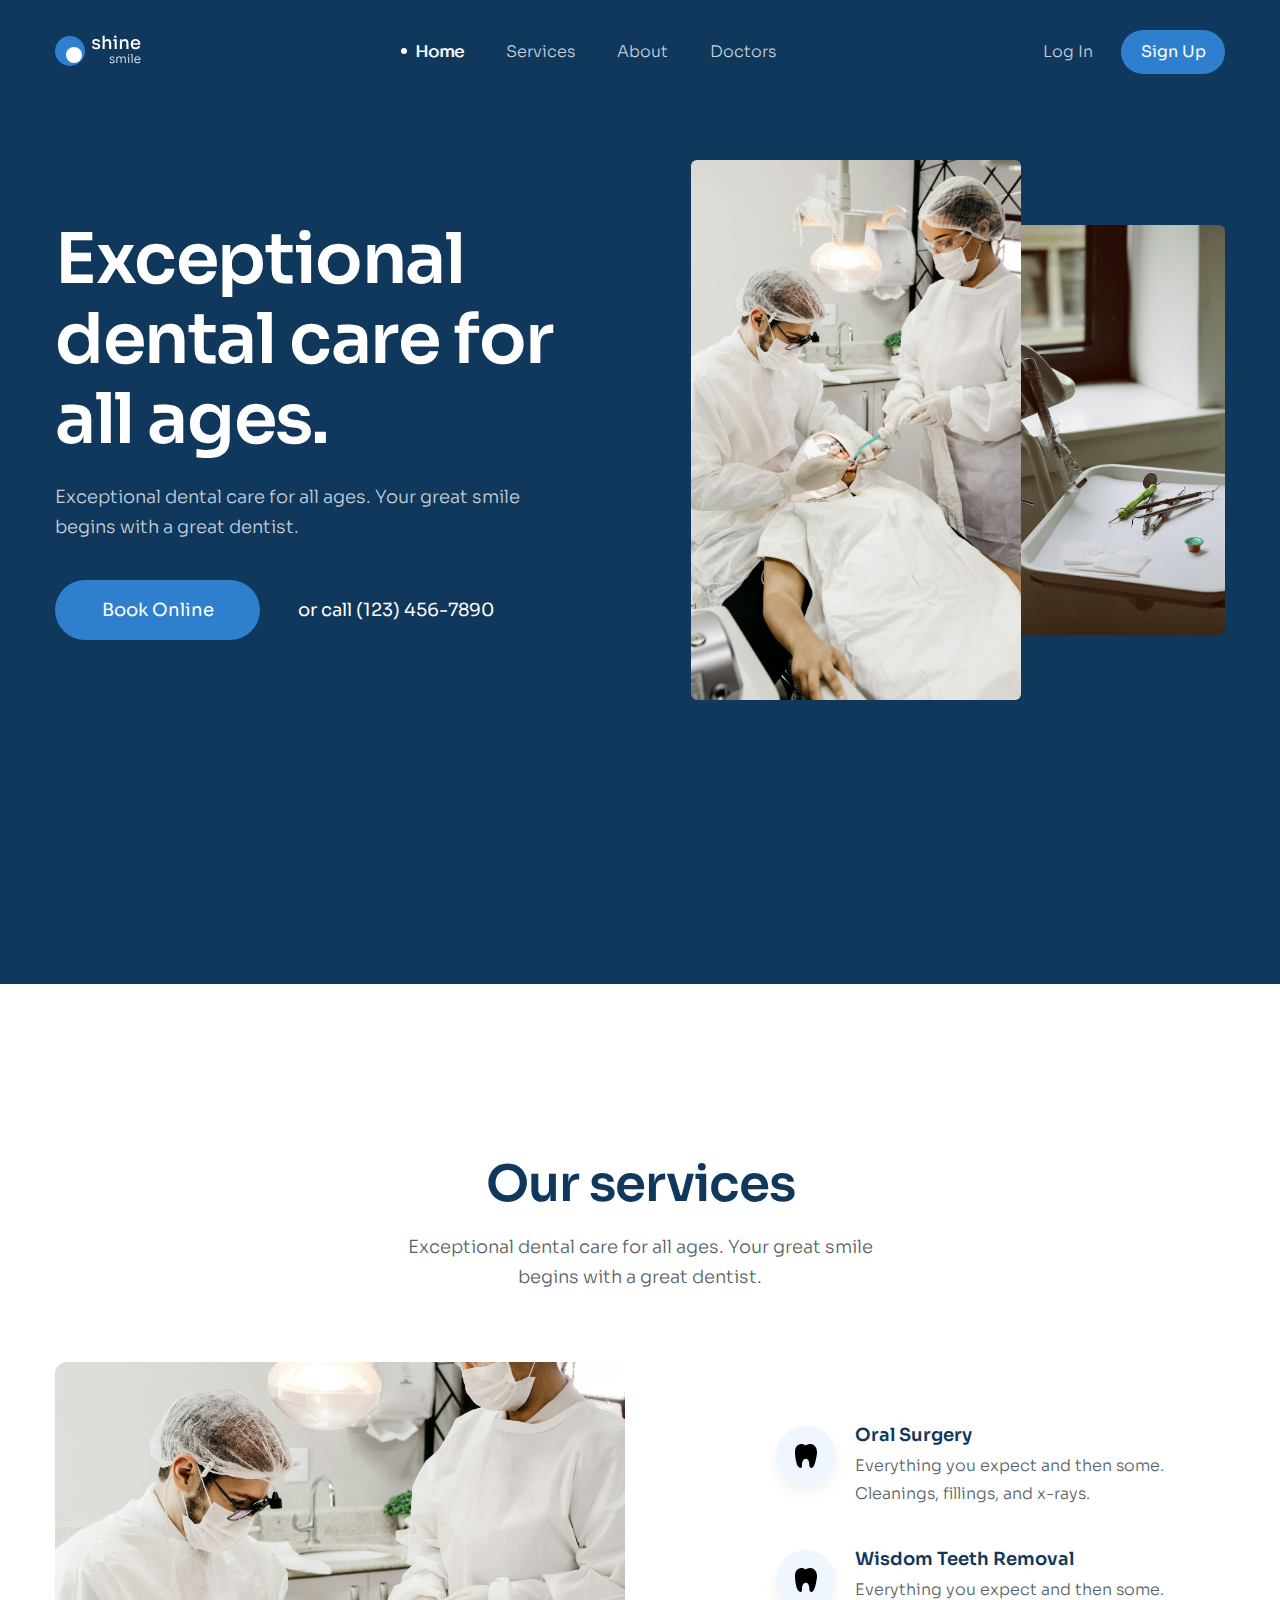
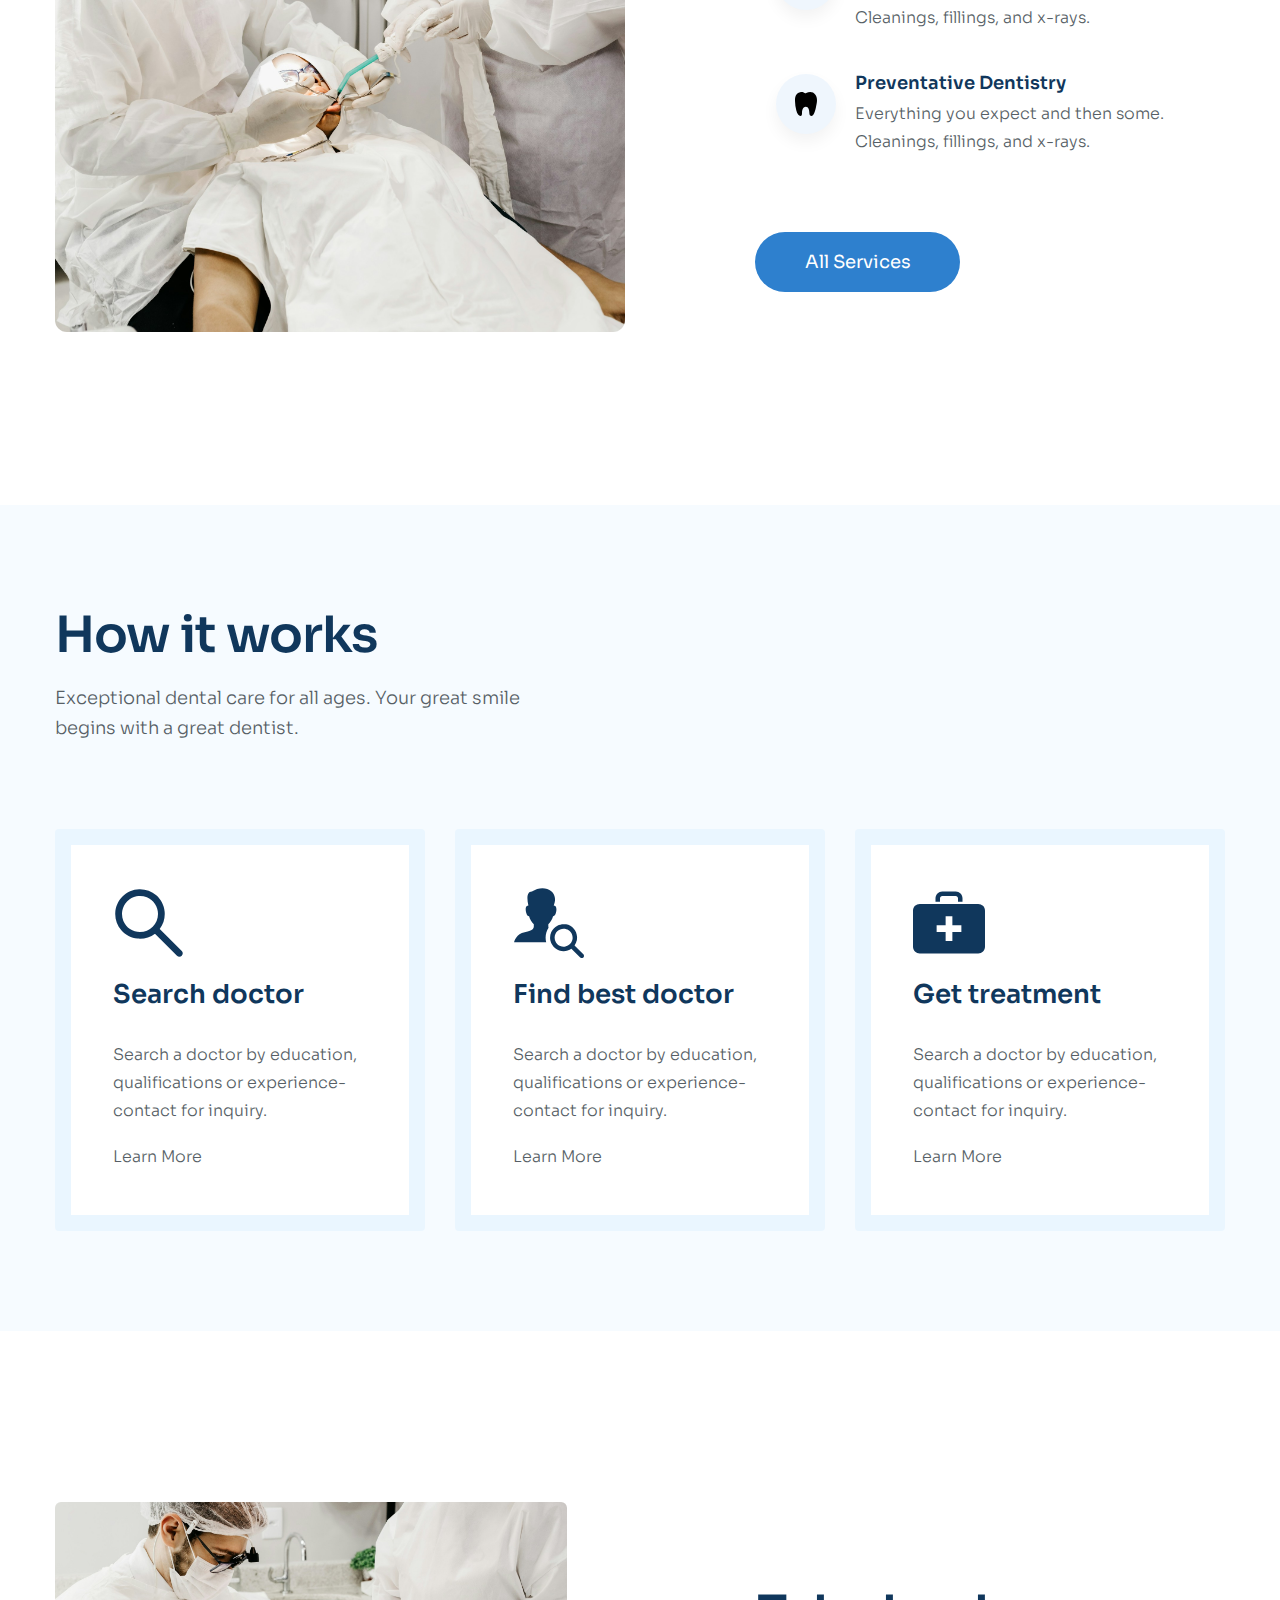
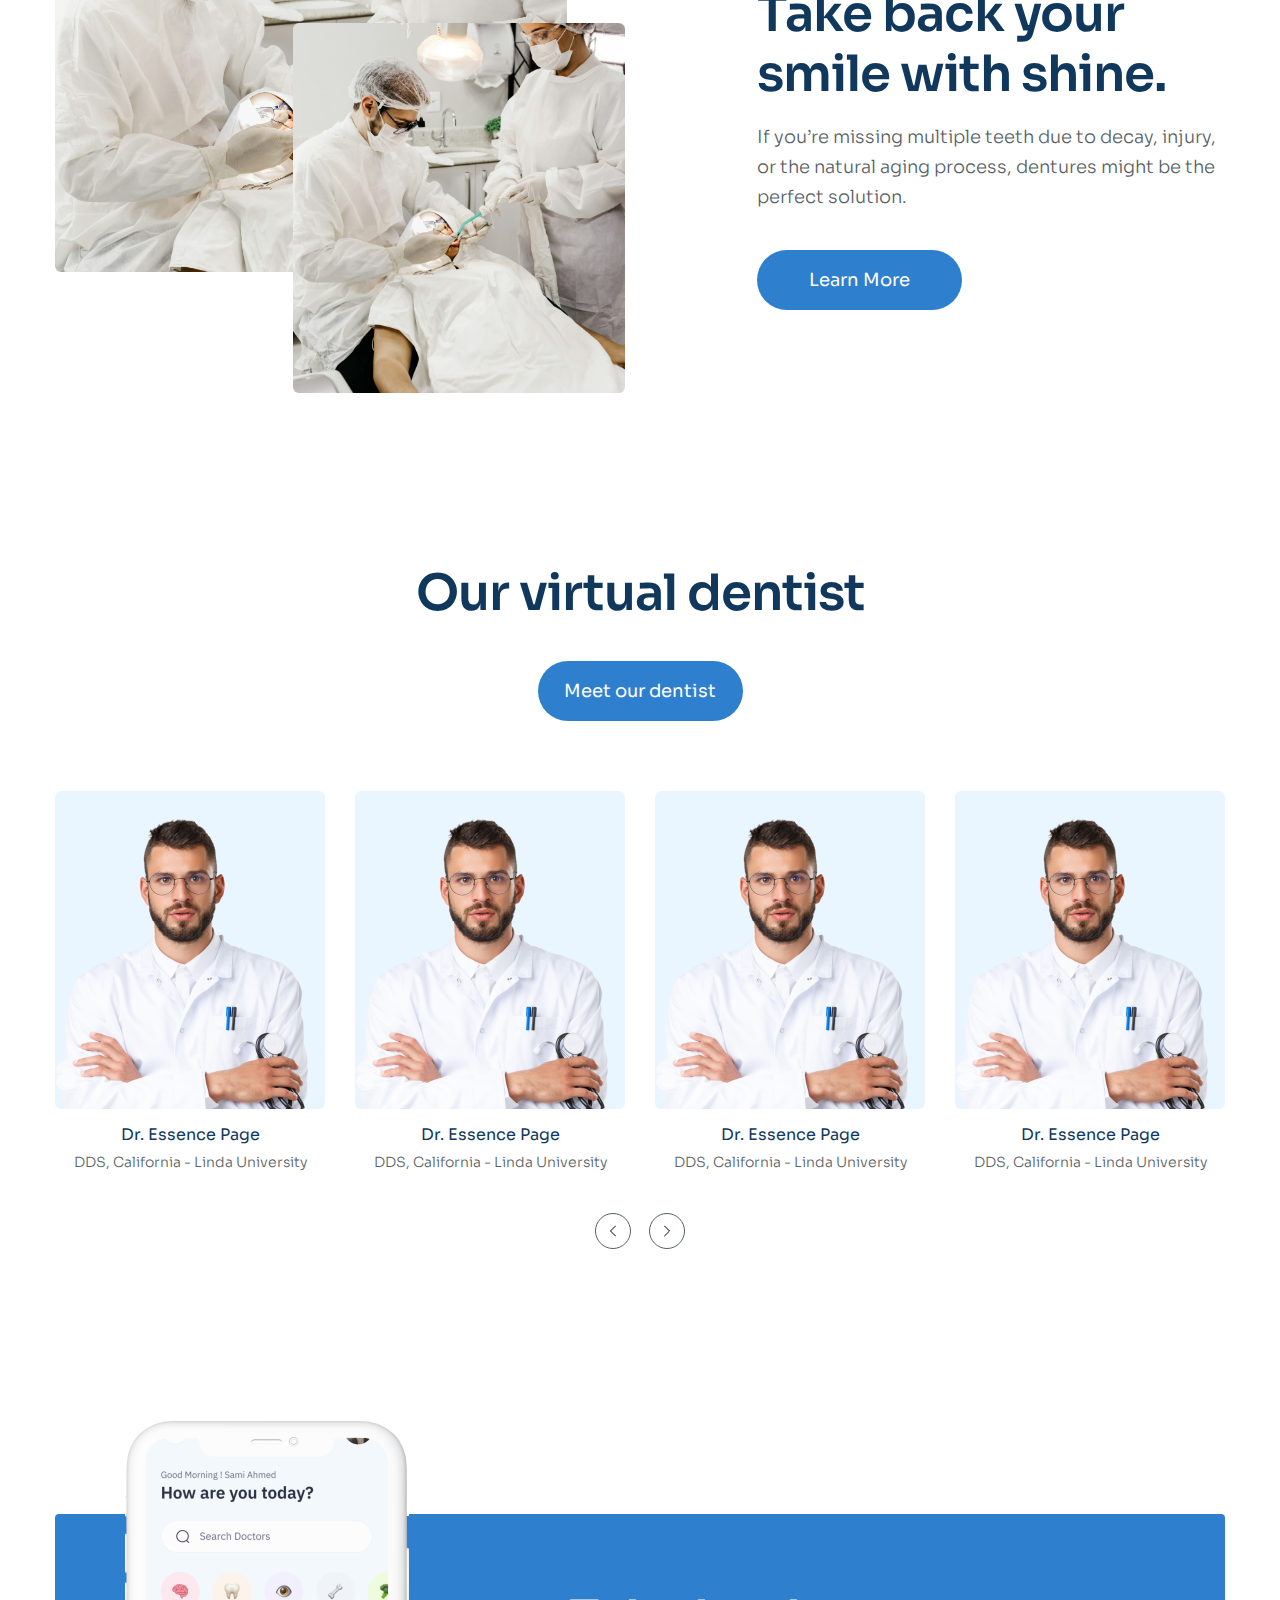
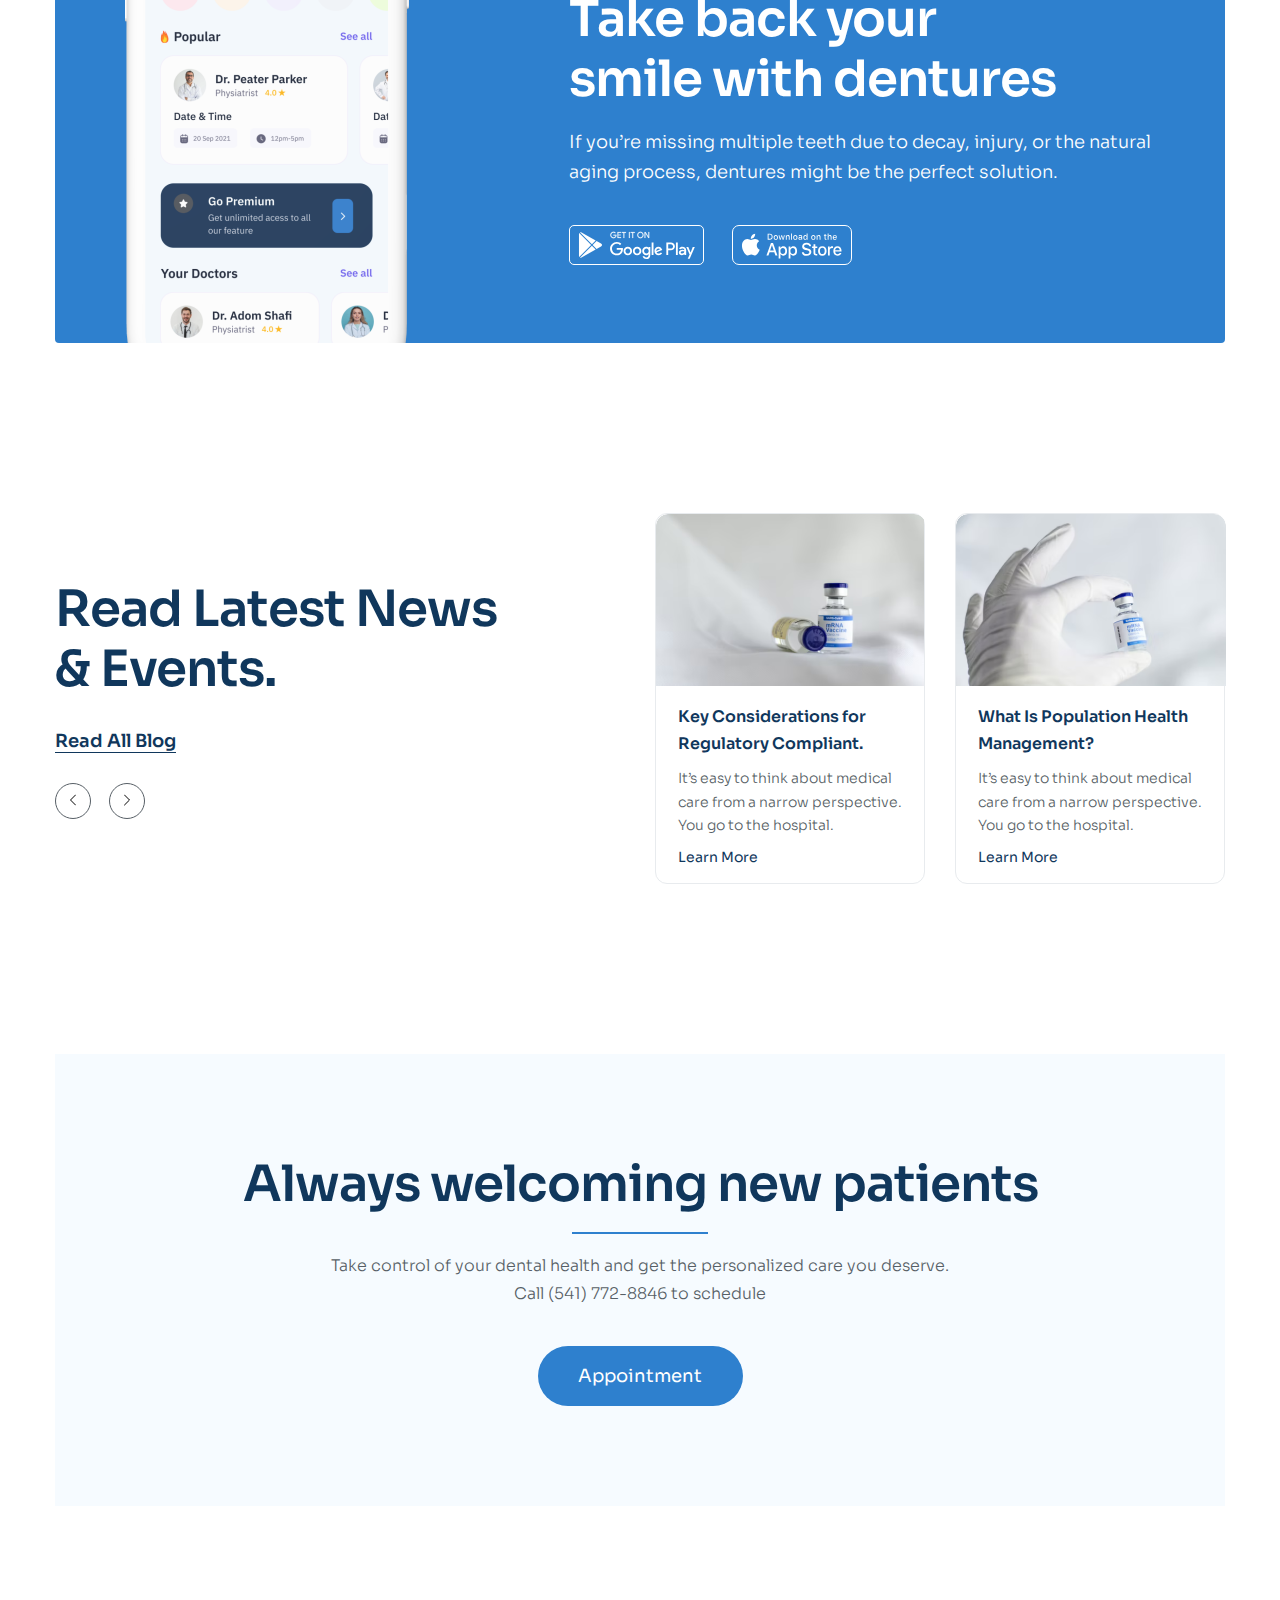
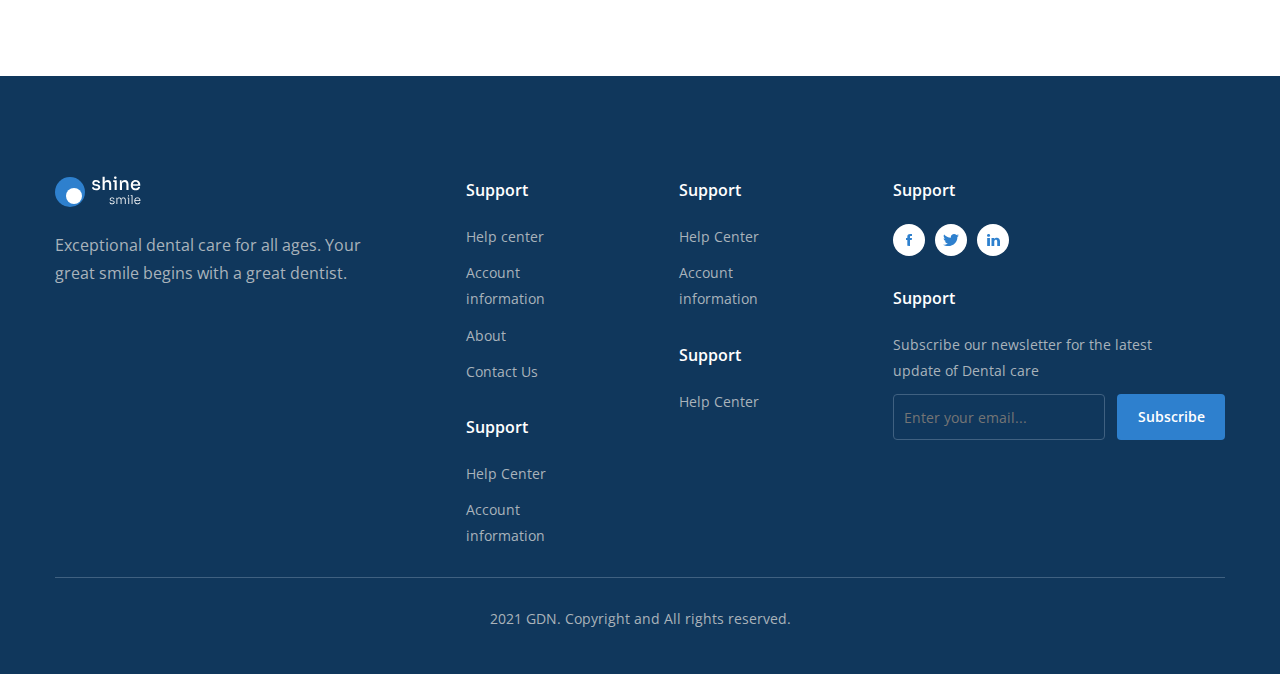
<file: index.html>
<!DOCTYPE html>
<html lang="en">
  <head>
    <meta charset="UTF-8" />
    <meta name="viewport" content="width=device-width, initial-scale=1.0" />
    <!-- add favicon -->
    <link
      rel="apple-touch-icon"
      sizes="57x57"
      href="./asset/favicon/apple-icon-57x57.png"
    />
    <link
      rel="apple-touch-icon"
      sizes="60x60"
      href="./asset/favicon/apple-icon-60x60.png"
    />
    <link
      rel="apple-touch-icon"
      sizes="72x72"
      href="./asset/favicon/apple-icon-72x72.png"
    />
    <link
      rel="apple-touch-icon"
      sizes="76x76"
      href="./asset/favicon/apple-icon-76x76.png"
    />
    <link
      rel="apple-touch-icon"
      sizes="114x114"
      href="./asset/favicon/apple-icon-114x114.png"
    />
    <link
      rel="apple-touch-icon"
      sizes="120x120"
      href="./asset/favicon/apple-icon-120x120.png"
    />
    <link
      rel="apple-touch-icon"
      sizes="144x144"
      href="./asset/favicon/apple-icon-144x144.png"
    />
    <link
      rel="apple-touch-icon"
      sizes="152x152"
      href="./asset/favicon/apple-icon-152x152.png"
    />
    <link
      rel="apple-touch-icon"
      sizes="180x180"
      href="./asset/favicon/apple-icon-180x180.png"
    />
    <link
      rel="icon"
      type="image/png"
      sizes="192x192"
      href="./asset/favicon/android-icon-192x192.png"
    />
    <link
      rel="icon"
      type="image/png"
      sizes="32x32"
      href="./asset/favicon/favicon-32x32.png"
    />
    <link
      rel="icon"
      type="image/png"
      sizes="96x96"
      href="./asset/favicon/favicon-96x96.png"
    />
    <link
      rel="icon"
      type="image/png"
      sizes="16x16"
      href="./asset/favicon/favicon-16x16.png"
    />
    <link rel="manifest" href="./asset/favicon/manifest.json" />
    <meta name="msapplication-TileColor" content="#ffffff" />
    <meta
      name="msapplication-TileImage"
      content="/asset/favicon/ms-icon-144x144.png"
    />
    <meta name="theme-color" content="#ffffff" />
    <!-- embed font -->
    <link rel="preconnect" href="https://fonts.googleapis.com" />
    <link rel="preconnect" href="https://fonts.gstatic.com" crossorigin />
    <link
      href="https://fonts.googleapis.com/css2?family=Open+Sans:ital,wdth,wght@0,75..100,300..800;1,75..100,300..800&family=Sora:wght@100..800&display=swap"
      rel="stylesheet"
    />
    <!-- reset css -->
    <link rel="stylesheet" href="./asset/css/reset.css" />
    <!-- style -->
    <link rel="stylesheet" href="./asset/css/style.css" />
    <link rel="stylesheet" href="./asset/css/responsive.css" />
    <!-- AOS Animation -->
    <link
      rel="stylesheet"
      href="https://cdnjs.cloudflare.com/ajax/libs/animate.css/4.1.1/animate.min.css"
    />
    <link rel="stylesheet" href="https://unpkg.com/aos@next/dist/aos.css" />
    <title>Shine smile</title>
  </head>
  <body>
    <!-- header top -->
    <header class="header-fixed">
      <div class="container">
        <div class="header-top">
          <!-- logo -->
          <a href="./"
            ><img
              src="./asset/img/logo.svg"
              alt="Shine smile"
              class="logo header__logo"
          /></a>
          <!-- nav -->
          <nav class="nav-bar">
            <ul class="nav-bar__list" id="navbar-desktop">
              <li class="nav-bar__item">
                <a href="" class="nav-bar__link nav-bar__link--action">Home</a>
              </li>
              <li class="nav-bar__item">
                <a href="" class="nav-bar__link">Services</a>
              </li>
              <li class="nav-bar__item">
                <a href="" class="nav-bar__link">About</a>
              </li>
              <li class="nav-bar__item">
                <a href="" class="nav-bar__link">Doctors</a>
              </li>
            </ul>
          </nav>
          <!-- cta action -->
          <div class="header__action">
            <a href="" class="header__action--login">Log In</a>
            <a href="" class="btn header__action--signup">Sign Up</a>
          </div>
        </div>
      </div>
      <!-- header tablet/mobile -->
      <div class="mobile-header">
        <!-- mobile menu -->
        <input
          type="checkbox"
          name="menu-checkbox"
          id="menu-checkbox"
          class="menu-checkbox"
          hidden
        />
        <label for="menu-checkbox">
          <svg
            class="menu-header__icon"
            xmlns="http://www.w3.org/2000/svg"
            viewBox="0 0 448 512"
            fill="currentColor"
          >
            <path
              d="M0 96C0 78.3 14.3 64 32 64H416c17.7 0 32 14.3 32 32s-14.3 32-32 32H32C14.3 128 0 113.7 0 96zM0 256c0-17.7 14.3-32 32-32H416c17.7 0 32 14.3 32 32s-14.3 32-32 32H32c-17.7 0-32-14.3-32-32zM448 416c0 17.7-14.3 32-32 32H32c-17.7 0-32-14.3-32-32s14.3-32 32-32H416c17.7 0 32 14.3 32 32z"
            />
          </svg>
        </label>
        <!-- overlay -->
        <label class="overlay" for="menu-checkbox"></label>
        <!-- menu drawer -->
        <div class="menu-drawer">
          <!-- menu top -->
          <div class="menu-top">
            <a href="./"
              ><img src="./asset/img/logo.svg" alt="Shine smile" class="logo"
            /></a>
            <label for="menu-checkbox">
              <svg
                xmlns="http://www.w3.org/2000/svg"
                viewBox="0 0 512 512"
                class="menu_close"
              >
                <path
                  fill="currentColor"
                  d="M256 48a208 208 0 1 1 0 416 208 208 0 1 1 0-416zm0 464A256 256 0 1 0 256 0a256 256 0 1 0 0 512zM175 175c-9.4 9.4-9.4 24.6 0 33.9l47 47-47 47c-9.4 9.4-9.4 24.6 0 33.9s24.6 9.4 33.9 0l47-47 47 47c9.4 9.4 24.6 9.4 33.9 0s9.4-24.6 0-33.9l-47-47 47-47c9.4-9.4 9.4-24.6 0-33.9s-24.6-9.4-33.9 0l-47 47-47-47c-9.4-9.4-24.6-9.4-33.9 0z"
                />
              </svg>
            </label>
          </div>
          <!-- nav mobile -->
          <ul class="nav-mobile" id="navbar-mobile"></ul>
          <script>
            const navDesktop = document.querySelector("#navbar-desktop");
            const navMobile = document.querySelector("#navbar-mobile");
            navMobile.innerHTML = navDesktop.innerHTML;
          </script>
          <div class="separate"></div>
          <li class="nav-bar__item nav-bar__item--hidden">
            <a href="" class="nav-bar__link">Log In</a>
          </li>
          <li class="nav-bar__item nav-bar__item--hidden">
            <a href="" class="nav-bar__link">Sign Up</a>
          </li>
        </div>
      </div>
    </header>
    <header class="header">
      <div class="container">
        <!-- header bottom - hero -->
        <section class="hero">
          <!-- left -->
          <section class="hero__content">
            <h1 class="hero__heading">Exceptional dental care for all ages.</h1>
            <p class="desc hero__desc">
              Exceptional dental care for all ages. Your great smile begins with
              a great dentist.
            </p>
            <div class="hero__row">
              <a href="#!" class="btn hero__btn">Book Online</a>
              <span class="hero__phone">or call (123) 456-7890</span>
            </div>
          </section>
          <!-- right -->
          <div class="hero__media">
            <figure class="hero__image">
              <img
                src="./asset/img/dental.jpg"
                alt="dental"
                class="hero__img hero__img--large"
              />
              <img
                src="./asset/img/dental-2.jpg"
                alt="dental-2"
                class="hero__img hero__img--small"
              />
            </figure>
          </div>
        </section>
      </div>
    </header>
    <!-- main -->
    <main>
      <!-- Service -->
      <section class="services">
        <div class="container">
          <h2 class="service__heading">Our services</h2>
          <p class="desc service__desc">
            Exceptional dental care for all ages. Your great smile <br />
            begins with a great dentist.
          </p>
          <div class="service__row">
            <!-- service left -->
            <figure>
              <img
                src="./asset/img/dental.jpg"
                alt="Our services"
                class="service_img"
              />
            </figure>
            <!-- service right -->
            <div class="service__list">
              <!-- item 1 -->
              <section class="service__item">
                <div class="service__icon">
                  <svg
                    xmlns="http://www.w3.org/2000/svg"
                    width="22"
                    height="24"
                    viewBox="0 0 22 24"
                    fill="none"
                  >
                    <path
                      d="M20.3598 2.63964C17.9506 -0.556131 14.2772 -0.568132 11.2481 1.10682C11.001 1.24657 10.7219 1.31411 10.4406 1.30222C10.1592 1.29033 9.88633 1.19945 9.65105 1.03931C8.49552 0.245717 7.29036 -0.316477 5.13904 0.207462C0.623408 1.3071 0 4.90379 0 8.99816C0.0797353 12.1602 0.500857 15.3032 1.25551 18.3683C2.11836 22.0168 3.90382 24 5.43354 24C6.96326 24 7.00963 22.2204 7.00963 20.8016C7.00963 19.2009 7.39505 14.8009 10.8642 14.8009C13.5317 14.8009 14.3333 18.4013 14.3333 20.8016C14.3329 23.095 15.1722 24 16.6628 24C19.5267 24 20.9796 15.3938 21.3719 13.1237C21.7642 10.8535 22.9882 6.12569 20.3598 2.63964Z"
                      fill="currentColor"
                    />
                  </svg>
                </div>
                <div class="service__content">
                  <h3>Oral Surgery</h3>
                  <p class="desc service__content--desc">
                    Everything you expect and then some. Cleanings, fillings,
                    and x-rays.
                  </p>
                </div>
              </section>
              <!-- item 2 -->
              <section class="service__item">
                <div class="service__icon">
                  <svg
                    xmlns="http://www.w3.org/2000/svg"
                    width="22"
                    height="24"
                    viewBox="0 0 22 24"
                    fill="none"
                  >
                    <path
                      d="M20.3598 2.63964C17.9506 -0.556131 14.2772 -0.568132 11.2481 1.10682C11.001 1.24657 10.7219 1.31411 10.4406 1.30222C10.1592 1.29033 9.88633 1.19945 9.65105 1.03931C8.49552 0.245717 7.29036 -0.316477 5.13904 0.207462C0.623408 1.3071 0 4.90379 0 8.99816C0.0797353 12.1602 0.500857 15.3032 1.25551 18.3683C2.11836 22.0168 3.90382 24 5.43354 24C6.96326 24 7.00963 22.2204 7.00963 20.8016C7.00963 19.2009 7.39505 14.8009 10.8642 14.8009C13.5317 14.8009 14.3333 18.4013 14.3333 20.8016C14.3329 23.095 15.1722 24 16.6628 24C19.5267 24 20.9796 15.3938 21.3719 13.1237C21.7642 10.8535 22.9882 6.12569 20.3598 2.63964Z"
                      fill="currentColor"
                    />
                  </svg>
                </div>
                <div class="service__content">
                  <h3>Wisdom Teeth Removal</h3>
                  <p class="desc service__content--desc">
                    Everything you expect and then some. Cleanings, fillings,
                    and x-rays.
                  </p>
                </div>
              </section>
              <!-- item 3 -->
              <section class="service__item">
                <div class="service__icon">
                  <svg
                    xmlns="http://www.w3.org/2000/svg"
                    width="22"
                    height="24"
                    viewBox="0 0 22 24"
                    fill="none"
                  >
                    <path
                      d="M20.3598 2.63964C17.9506 -0.556131 14.2772 -0.568132 11.2481 1.10682C11.001 1.24657 10.7219 1.31411 10.4406 1.30222C10.1592 1.29033 9.88633 1.19945 9.65105 1.03931C8.49552 0.245717 7.29036 -0.316477 5.13904 0.207462C0.623408 1.3071 0 4.90379 0 8.99816C0.0797353 12.1602 0.500857 15.3032 1.25551 18.3683C2.11836 22.0168 3.90382 24 5.43354 24C6.96326 24 7.00963 22.2204 7.00963 20.8016C7.00963 19.2009 7.39505 14.8009 10.8642 14.8009C13.5317 14.8009 14.3333 18.4013 14.3333 20.8016C14.3329 23.095 15.1722 24 16.6628 24C19.5267 24 20.9796 15.3938 21.3719 13.1237C21.7642 10.8535 22.9882 6.12569 20.3598 2.63964Z"
                      fill="currentColor"
                    />
                  </svg>
                </div>
                <div class="service__content">
                  <h3>Preventative Dentistry</h3>
                  <p class="desc service__content--desc">
                    Everything you expect and then some. Cleanings, fillings,
                    and x-rays.
                  </p>
                </div>
              </section>
              <a href="#!" class="btn service__btn">All Services</a>
            </div>
          </div>
        </div>
      </section>
      <!-- Work -->
      <section class="work">
        <div class="container">
          <h2 class="work__heading" data-aos="animate__flipInX">
            How it works
          </h2>
          <p class="desc work__desc">
            Exceptional dental care for all ages. Your great smile begins with a
            great dentist.
          </p>
          <div class="work__row">
            <!-- item 1 -->
            <div class="work__item">
              <div class="work__icon">
                <svg
                  xmlns="http://www.w3.org/2000/svg"
                  width="72"
                  height="72"
                  viewBox="0 0 72 72"
                  fill="none"
                >
                  <path
                    d="M68.7624 63.9901L46.7326 41.9446L46.691 41.9862C50.4943 36.99 52.2574 30.7356 51.6236 24.4886C50.9897 18.2416 48.0063 12.4687 43.277 8.3383C38.5477 4.20788 32.4259 2.02842 26.1504 2.24102C19.875 2.45362 13.9147 5.0424 9.47576 9.48342C5.03686 13.9244 2.45094 19.886 2.24135 26.1615C2.03176 32.4371 4.21415 38.5579 8.34684 43.2852C12.4795 48.0125 18.2538 50.9932 24.5011 51.624C30.7484 52.2549 37.002 50.4887 41.9964 46.6831L41.9615 46.7179L63.9879 68.7601C64.6207 69.3932 65.4791 69.749 66.3743 69.7492C67.2695 69.7494 68.1281 69.394 68.7612 68.7612C69.3944 68.1283 69.7502 67.2699 69.7504 66.3747C69.7506 65.4795 69.3952 64.6209 68.7624 63.9878V63.9901ZM27.0001 45.0001C23.44 45.0001 19.9599 43.9444 16.9998 41.9665C14.0398 39.9886 11.7327 37.1774 10.3703 33.8884C9.0079 30.5993 8.65144 26.9801 9.34597 23.4884C10.0405 19.9968 11.7548 16.7895 14.2722 14.2721C16.7895 11.7548 19.9968 10.0405 23.4885 9.34593C26.9801 8.65139 30.5993 9.00785 33.8884 10.3702C37.1775 11.7326 39.9887 14.0397 41.9666 16.9998C43.9444 19.9599 45.0001 23.44 45.0001 27.0001C44.9995 31.7738 43.1029 36.3518 39.7274 39.7273C36.3518 43.1028 31.7738 44.9995 27.0001 45.0001Z"
                    fill="#10375C"
                  />
                </svg>
              </div>
              <h3 class="work__item--heading">Search doctor</h3>
              <p class="desc work__item--desc">
                Search a doctor by education, qualifications or
                experience-contact for inquiry.
              </p>
              <a href="#!" class="work__link">Learn More</a>
            </div>
            <!-- item 2 -->
            <div class="work__item">
              <div class="work__icon">
                <svg
                  xmlns="http://www.w3.org/2000/svg"
                  width="72"
                  height="72"
                  viewBox="0 0 72 72"
                  fill="none"
                >
                  <path
                    d="M50.625 64.125C53.4068 64.1266 56.12 63.2615 58.3875 61.65L66.9375 70.2C67.1309 70.4579 67.3775 70.6712 67.6605 70.8255C67.9436 70.9798 68.2564 71.0715 68.578 71.0944C68.8995 71.1172 69.2223 71.0707 69.5243 70.958C69.8263 70.8453 70.1005 70.669 70.3285 70.441C70.5564 70.2131 70.7327 69.9388 70.8455 69.6368C70.9582 69.3348 71.0047 69.0121 70.9818 68.6905C70.959 68.369 70.8673 68.0561 70.713 67.7731C70.5587 67.49 70.3454 67.2435 70.0875 67.05L61.5375 58.5C63.3058 56.0378 64.1939 53.052 64.0589 50.0236C63.9238 46.9952 62.7734 44.1004 60.7929 41.8053C58.8124 39.5103 56.1171 37.9486 53.1411 37.3718C50.165 36.795 47.0814 37.2366 44.3869 38.6255C41.6924 40.0144 39.5437 42.2698 38.287 45.0285C37.0303 47.7872 36.7386 50.8885 37.459 53.8331C38.1793 56.7777 39.8698 59.3942 42.2581 61.2611C44.6464 63.1281 47.5936 64.1369 50.625 64.125ZM50.625 41.625C52.405 41.625 54.1451 42.1529 55.6251 43.1418C57.1052 44.1307 58.2587 45.5364 58.9399 47.1809C59.6211 48.8254 59.7993 50.635 59.4521 52.3808C59.1048 54.1267 58.2476 55.7303 56.989 56.989C55.7303 58.2477 54.1266 59.1048 52.3808 59.4521C50.635 59.7994 48.8254 59.6211 47.1809 58.94C45.5363 58.2588 44.1307 57.1052 43.1418 55.6252C42.1528 54.1451 41.625 52.4051 41.625 50.625C41.625 48.2381 42.5732 45.9489 44.261 44.2611C45.9489 42.5732 48.2381 41.625 50.625 41.625Z"
                    fill="#10375C"
                  />
                  <path
                    d="M32.625 50.625C32.6059 47.1092 33.6233 43.6658 35.55 40.725C35.3719 40.1039 35.2959 39.458 35.325 38.8125V37.125C37.6217 35.0066 39.2617 32.2733 40.05 29.25C42.8625 29.25 43.425 23.5125 43.425 22.725C43.425 21.9375 43.5375 18.45 40.725 18.45C46.8 3.93747 30.825 -3.71252 18.9 4.61248C13.95 4.61248 13.6125 11.25 15.4125 18.45C12.6 18.45 12.7125 21.825 12.7125 22.725C12.7125 23.625 13.3875 29.25 16.0875 29.25C16.8817 32.2708 18.5208 35.0026 20.8125 37.125V38.925C20.8125 40.725 20.8125 43.425 11.7 45.225C2.5875 47.025 1.125 55.125 1.125 55.125H33.1875C32.8098 53.6549 32.6208 52.1428 32.625 50.625Z"
                    fill="#10375C"
                  />
                </svg>
              </div>
              <h3 class="work__item--heading">Find best doctor</h3>
              <p class="desc work__item--desc">
                Search a doctor by education, qualifications or
                experience-contact for inquiry.
              </p>
              <a href="#!" class="work__link">Learn More</a>
            </div>
            <!-- item 3 -->
            <div class="work__item">
              <div class="work__icon">
                <svg
                  xmlns="http://www.w3.org/2000/svg"
                  width="72"
                  height="72"
                  viewBox="0 0 72 72"
                  fill="none"
                >
                  <g clip-path="url(#clip0_2_158)">
                    <path
                      d="M65.25 16.875H6.75C4.95979 16.875 3.2429 17.5862 1.97703 18.852C0.711159 20.1179 0 21.8348 0 23.625L0 59.625C0 61.4152 0.711159 63.1321 1.97703 64.398C3.2429 65.6638 4.95979 66.375 6.75 66.375H65.25C67.0402 66.375 68.7571 65.6638 70.023 64.398C71.2888 63.1321 72 61.4152 72 59.625V23.625C72 21.8348 71.2888 20.1179 70.023 18.852C68.7571 17.5862 67.0402 16.875 65.25 16.875ZM48.375 45H39.375V54H32.625V45H23.625V38.25H32.625V29.25H39.375V38.25H48.375V45Z"
                      fill="#10375C"
                    />
                    <path
                      d="M27 14.625V11.25C27 10.6533 27.2371 10.081 27.659 9.65901C28.081 9.23705 28.6533 9 29.25 9H42.75C43.3467 9 43.919 9.23705 44.341 9.65901C44.7629 10.081 45 10.6533 45 11.25V14.625H49.5V11.25C49.4979 9.46043 48.7861 7.74475 47.5207 6.47933C46.2552 5.21391 44.5396 4.50208 42.75 4.5H29.25C27.4604 4.50208 25.7447 5.21391 24.4793 6.47933C23.2139 7.74475 22.5021 9.46043 22.5 11.25V14.625H27Z"
                      fill="#10375C"
                    />
                  </g>
                  <defs>
                    <clipPath id="clip0_2_158">
                      <rect width="72" height="72" fill="white" />
                    </clipPath>
                  </defs>
                </svg>
              </div>
              <h3 class="work__item--heading">Get treatment</h3>
              <p class="desc work__item--desc">
                Search a doctor by education, qualifications or
                experience-contact for inquiry.
              </p>
              <a href="#!" class="work__link">Learn More</a>
            </div>
          </div>
        </div>
      </section>
      <!-- About -->
      <section class="about">
        <div class="container">
          <div class="about__item">
            <!-- left -->
            <div class="about__media">
              <figure class="image">
                <img
                  src="./asset/img/dental.jpg"
                  alt="dental"
                  class="about__img about__img--big"
                />
                <img
                  src="./asset/img/dental.jpg"
                  alt="dental"
                  class="about__img about__img--small"
                />
              </figure>
            </div>
            <!-- right -->
            <section class="about__content">
              <h2 class="about__content--heading">
                Take back your smile with shine.
              </h2>
              <p class="desc about__content--desc">
                If you’re missing multiple teeth due to decay, injury, or the
                natural aging process, dentures might be the perfect solution.
              </p>
              <a href="#!" class="btn about__link">Learn More</a>
            </section>
          </div>
        </div>
      </section>
      <!-- Vitual -->
      <section class="vitual">
        <div class="container">
          <h2 class="vitual__heading">Our virtual dentist</h2>
          <a href="#!" class="btn vitual__btn">Meet our dentist</a>
          <!-- vitual roww -->
          <div class="vitual__row">
            <!-- item 1 -->
            <article class="vitual__item">
              <figure class="vitual__img">
                <img
                  src="./asset/img/doctor.png"
                  alt="doctor avatar"
                  class="vitual__avata"
                />
              </figure>
              <p class="vitual__name">Dr. Essence Page</p>
              <p class="desc vitual__desc">
                DDS, California - Linda University
              </p>
            </article>
            <!-- item 2 -->
            <article class="vitual__item">
              <figure class="vitual__img">
                <img
                  src="./asset/img/doctor.png"
                  alt="doctor avatar"
                  class="vitual__avata"
                />
              </figure>
              <p class="vitual__name">Dr. Essence Page</p>
              <p class="desc vitual__desc">
                DDS, California - Linda University
              </p>
            </article>
            <!-- item 3 -->
            <article class="vitual__item">
              <figure class="vitual__img">
                <img
                  src="./asset/img/doctor.png"
                  alt="doctor avatar"
                  class="vitual__avata"
                />
              </figure>
              <p class="vitual__name">Dr. Essence Page</p>
              <p class="desc vitual__desc">
                DDS, California - Linda University
              </p>
            </article>
            <!-- item 4 -->
            <article class="vitual__item">
              <figure class="vitual__img">
                <img
                  src="./asset/img/doctor.png"
                  alt="doctor avatar"
                  class="vitual__avata"
                />
              </figure>
              <p class="vitual__name">Dr. Essence Page</p>
              <p class="desc vitual__desc">
                DDS, California - Linda University
              </p>
            </article>
          </div>
          <div class="control vitual__control">
            <!-- previous -->
            <button class="control__btn">
              <svg
                class="control__icon"
                xmlns="http://www.w3.org/2000/svg"
                width="6"
                height="12"
                viewBox="0 0 6 12"
                fill="none"
              >
                <path
                  d="M5.5 1L0.5 6L5.5 11"
                  stroke="currentColor"
                  stroke-linecap="round"
                  stroke-linejoin="round"
                />
              </svg>
            </button>
            <!-- next -->
            <button class="control__btn">
              <svg
                class="control__icon control__icon--next"
                xmlns="http://www.w3.org/2000/svg"
                width="6"
                height="12"
                viewBox="0 0 6 12"
                fill="none"
              >
                <path
                  d="M5.5 1L0.5 6L5.5 11"
                  stroke="currentColor"
                  stroke-linecap="round"
                  stroke-linejoin="round"
                />
              </svg>
            </button>
          </div>
        </div>
      </section>
      <!-- install -->
      <section class="install">
        <div class="container">
          <div class="install-inner">
            <!-- left  -->
            <figure class="install__image">
              <img
                src="./asset/img/Rectangle.png"
                alt="Rectangle"
                class="install__img"
              />
            </figure>
            <!-- right -->
            <section class="install__content">
              <h2 class="install__heading">
                Take back your smile with dentures
              </h2>
              <p class="desc install__desc">
                If you’re missing multiple teeth due to decay, injury, or the
                natural aging process, dentures might be the perfect solution.
              </p>
              <div class="install-row">
                <a href="#!" class="install__link">
                  <img
                    src="./asset/img/Google Play outline badge.svg"
                    alt="googleplay"
                    class="install__googleplay"
                  />
                </a>
                <a href="#!" class="install__link">
                  <img
                    src="./asset/img/App Store outline badge.svg"
                    alt="applestore"
                    class="install__applestore"
                  />
                </a>
              </div>
            </section>
          </div>
        </div>
      </section>
      <!-- blog -->
      <section class="blog">
        <div class="container">
          <div class="blog-inner">
            <!-- left -->
            <section class="blog__content">
              <h2 class="blog__heading">Read Latest News & Events.</h2>
              <a href="#!" class="blog__read-all">Read All Blog</a>
              <!-- control -->
              <div class="control blog__control">
                <!-- previous -->
                <button class="control__btn">
                  <svg
                    class="control__icon"
                    xmlns="http://www.w3.org/2000/svg"
                    width="6"
                    height="12"
                    viewBox="0 0 6 12"
                    fill="none"
                  >
                    <path
                      d="M5.5 1L0.5 6L5.5 11"
                      stroke="currentColor"
                      stroke-linecap="round"
                      stroke-linejoin="round"
                    />
                  </svg>
                </button>
                <!-- next -->
                <button class="control__btn">
                  <svg
                    class="control__icon control__icon--next"
                    xmlns="http://www.w3.org/2000/svg"
                    width="6"
                    height="12"
                    viewBox="0 0 6 12"
                    fill="none"
                  >
                    <path
                      d="M5.5 1L0.5 6L5.5 11"
                      stroke="currentColor"
                      stroke-linecap="round"
                      stroke-linejoin="round"
                    />
                  </svg>
                </button>
              </div>
            </section>
            <!-- right -->
            <div class="blog__list">
              <!-- item 1 -->
              <div class="blog__item">
                <figure>
                  <img
                    src="./asset/img/blog.png"
                    alt="Key Considerations for Regulatory Compliant."
                    class="blog__item--img"
                  />
                </figure>
                <div class="blog__item--content">
                  <h3 class="blog__item--heading">
                    Key Considerations for Regulatory Compliant.
                  </h3>
                  <p class="desc blog__item--desc">
                    It’s easy to think about medical care from a narrow
                    perspective. You go to the hospital.
                  </p>
                  <a href="" class="blog__item--more">Learn More</a>
                </div>
              </div>
              <!-- item 2 -->
              <div class="blog__item">
                <figure>
                  <img
                    src="./asset/img/blog-1.png"
                    alt="What Is Population Health Management?"
                    class="blog__item--img"
                  />
                </figure>
                <div class="blog__item--content">
                  <h3 class="blog__item--heading">
                    What Is Population Health Management?
                  </h3>
                  <p class="desc blog__item--desc">
                    It’s easy to think about medical care from a narrow
                    perspective. You go to the hospital.
                  </p>
                  <a href="" class="blog__item--more">Learn More</a>
                </div>
              </div>
            </div>
          </div>
        </div>
      </section>
      <!-- cta -->
      <section class="cta">
        <div class="container">
          <div class="cta-inner">
            <h2 class="cta-heading">Always welcoming new patients</h2>
            <p class="desc cta-desc">
              Take control of your dental health and get the personalized care
              you deserve. <br />
              Call (541) 772-8846 to schedule
            </p>
            <a href="#!" class="btn cta-btn">Appointment</a>
          </div>
        </div>
      </section>
    </main>
    <!-- footer -->
    <footer>
      <section class="footer">
        <div class="container">
          <!-- top -->
          <div class="footer__top">
            <!-- column 1 -->
            <div class="footer__column footer-hidden-tablet">
              <a href="./"
                ><img src="./asset/img/logo.svg" alt="Shine smile" class="logo"
              /></a>
              <p class="footer__desc">
                Exceptional dental care for all ages. Your great smile begins
                with a great dentist.
              </p>
            </div>
            <!-- column 2 -->
            <div class="footer__column">
              <h3 class="footer__heading">Support</h3>
              <ul class="footer__list">
                <li class="footer__item">
                  <a href="#!" class="footer__link">Help center</a>
                </li>
                <li class="footer__item">
                  <a href="#!" class="footer__link">Account information</a>
                </li>
                <li class="footer__item">
                  <a href="#!" class="footer__link">About</a>
                </li>
                <li class="footer__item">
                  <a href="#!" class="footer__link">Contact Us</a>
                </li>
              </ul>
              <h3 class="footer__heading">Support</h3>
              <ul class="footer__list">
                <li class="footer__item">
                  <a href="#!" class="footer__link">Help Center</a>
                </li>
                <li class="footer__item">
                  <a href="#!" class="footer__link">Account information</a>
                </li>
              </ul>
            </div>
            <!-- column 3 -->
            <div class="footer__column">
              <h3 class="footer__heading">Support</h3>
              <ul class="footer__list">
                <li class="footer__item">
                  <a href="#!" class="footer__link">Help Center</a>
                </li>
                <li class="footer__item">
                  <a href="#!" class="footer__link">Account information</a>
                </li>
              </ul>
              <h3 class="footer__heading">Support</h3>
              <ul class="footer__list">
                <li class="footer__item">
                  <a href="#!" class="footer__link">Help Center</a>
                </li>
              </ul>
            </div>
            <!-- column 4 -->
            <div class="footer__column">
              <h3 class="footer__heading">Support</h3>
              <div class="footer__social">
                <a href="" class="footer__social--btn"
                  ><svg
                    xmlns="http://www.w3.org/2000/svg"
                    width="6"
                    height="12"
                    viewBox="0 0 6 12"
                    fill="none"
                  >
                    <path
                      d="M3.98981 11.9358V6.0302H5.76473L6 3.9517H3.98981L3.9928 2.91132C3.9928 2.3692 4.0477 2.07885 4.87783 2.07885H5.98755V0H4.21224C2.07977 0 1.32931 1.00825 1.32931 2.70405V3.95186H0V6.03055H1.32931V11.8521C1.84718 11.9489 2.38257 12 2.93075 12C3.28487 12 3.63863 11.9786 3.98981 11.9358Z"
                      fill="currentColor"
                    />
                  </svg>
                </a>
                <a href="" class="footer__social--btn"
                  ><svg
                    xmlns="http://www.w3.org/2000/svg"
                    width="16"
                    height="12"
                    viewBox="0 0 16 12"
                    fill="none"
                  >
                    <path
                      d="M16 1.42062C15.405 1.66154 14.771 1.82123 14.11 1.89877C14.79 1.524 15.309 0.935077 15.553 0.225231C14.919 0.574154 14.219 0.820615 13.473 0.958154C12.871 0.366462 12.013 0 11.077 0C9.261 0 7.799 1.36062 7.799 3.02862C7.799 3.26862 7.821 3.49938 7.875 3.71908C5.148 3.59631 2.735 2.38985 1.114 0.552C0.831 1.00523 0.665 1.524 0.665 2.08246C0.665 3.13108 1.25 4.06062 2.122 4.59877C1.595 4.58954 1.078 4.44831 0.64 4.22585C0.64 4.23508 0.64 4.24708 0.64 4.25908C0.64 5.73046 1.777 6.95262 3.268 7.23415C3.001 7.30154 2.71 7.33385 2.408 7.33385C2.198 7.33385 1.986 7.32277 1.787 7.28215C2.212 8.48123 3.418 9.36277 4.852 9.39138C3.736 10.1972 2.319 10.6828 0.785 10.6828C0.516 10.6828 0.258 10.6717 0 10.6412C1.453 11.5062 3.175 12 5.032 12C11.068 12 14.368 7.38462 14.368 3.384C14.368 3.25015 14.363 3.12092 14.356 2.99262C15.007 2.56615 15.554 2.03354 16 1.42062Z"
                      fill="currentColor"
                    />
                  </svg>
                </a>
                <a href="" class="footer__social--btn">
                  <svg
                    xmlns="http://www.w3.org/2000/svg"
                    width="13"
                    height="12"
                    viewBox="0 0 13 12"
                    fill="none"
                  >
                    <path
                      d="M0 1.39394C0 0.989891 0.146401 0.656558 0.439189 0.393939C0.731978 0.131309 1.11262 0 1.58108 0C2.04119 0 2.41344 0.129285 2.69788 0.387879C2.99066 0.654545 3.13707 1.00201 3.13707 1.4303C3.13707 1.81818 2.99486 2.14141 2.71042 2.4C2.41764 2.66667 2.03282 2.8 1.55598 2.8H1.54344C1.08333 2.8 0.711072 2.66667 0.426641 2.4C0.142209 2.13333 0 1.79798 0 1.39394ZM0.163127 12V3.90303H2.94884V12H0.163127ZM4.49228 12H7.27799V7.47879C7.27799 7.19595 7.31146 6.97777 7.37838 6.82424C7.49549 6.54949 7.67326 6.31716 7.91168 6.12727C8.1501 5.93737 8.44916 5.84242 8.80888 5.84242C9.74582 5.84242 10.2143 6.45252 10.2143 7.67273V12H13V7.35758C13 6.16161 12.7072 5.25455 12.1216 4.63636C11.536 4.01818 10.7622 3.70909 9.80019 3.70909C8.72104 3.70909 7.88031 4.15758 7.27799 5.05455V5.07879H7.26544L7.27799 5.05455V3.90303H4.49228C4.509 4.16161 4.51737 4.96565 4.51737 6.31515C4.51737 7.66464 4.509 9.55959 4.49228 12Z"
                      fill="currentColor"
                    />
                  </svg>
                </a>
              </div>
              <h3 class="footer__heading">Support</h3>
              <p class="footer__desc--sub">
                Subscribe our newsletter for the latest update of Dental care
              </p>
              <form action="" class="footer__form">
                <input
                  class="footer__input"
                  type="email"
                  placeholder="Enter your email..."
                />
                <a href="" class="btn footer__sub--btn">Subscribe</a>
              </form>
            </div>
          </div>
          <!-- bottom -->
          <p class="desc footer__bottom--desc">
            2021 GDN. Copyright and All rights reserved.
          </p>
        </div>
      </section>
    </footer>
    <script src="https://unpkg.com/aos@next/dist/aos.js"></script>
    <script>
      AOS.init({
        useClassNames: true,
        initClassName: false,
        animatedClassName: "animate__animated",
      });
    </script>
  </body>
</html>
</file>
<file: asset/css/style.css>
* {
  box-sizing: border-box;
}
:root {
  --header-bg: #10375c;
}
html {
  font-size: 62.5%;
}

body {
  font-size: 1.6rem;
  font-family: "Sora", sans-serif;
}
/* ================================================== common */
.container {
  width: 1170px;
  margin: 0 auto;
  max-width: calc(100% - 48px);
}
a {
  text-decoration: none;
  text-align: center;
}
.btn {
  display: flex;
  align-items: center;
  justify-content: center;
  width: 205px;
  height: 60px;
  border-radius: 30px;
  background: #2e80ce;
  color: #fff;
  font-size: 1.8rem;
  font-weight: 400;
  line-height: 1.67;
}
.btn:hover {
  opacity: 0.9;
}
h1 {
  color: #fff;
  font-size: 7rem;
  font-weight: 600;
  line-height: 1.14;
  letter-spacing: -1.4px;
}
h2 {
  color: #10375c;
  text-align: center;
  font-size: 5rem;
  font-weight: 600;
  line-height: 1.2;
  letter-spacing: -1px;
}
h3 {
  color: #10375c;
  font-size: 1.8rem;
  font-weight: 600;
}
.desc {
  color: #575f66;
  font-size: 1.8rem;
  font-weight: 300;
  line-height: 1.67;
}
.control {
  display: flex;
  gap: 18px;
}
.control__btn {
  width: 36px;
  height: 36px;
  border-radius: 36px;
  border: 1px solid #575f66;
  background: #fff;
}
.control__btn:hover {
  background: #2e80ce;
  color: #fff;
  border: #2e80ce;
}
.control__icon--next {
  rotate: 180deg;
}
input,
textarea,
button {
  font-family: inherit;
  font-size: inherit;
}
/* ================================================== header */
.header {
  background: var(--header-bg);
  min-height: 100vh;
}
/* ================================================== header top */
.header-fixed {
  background: var(--header-bg);
  position: sticky;
  top: -10px;
  z-index: 3;
}
.header-top {
  display: flex;
  justify-content: space-between;
  padding: 30px 0 10px;
  align-items: center;
}
.nav-bar__list {
  display: flex;
}
.nav-bar__item {
  padding: 8px 21px;
}
.header__action--login,
.nav-bar__link {
  color: #c9d2da;
  text-align: center;
  font-size: 1.6rem;
  font-style: normal;
  font-weight: 300;
  line-height: 1.75;
}
.header__action--login:hover,
.nav-bar__link:hover,
.nav-bar__link--action {
  text-shadow: 1px 0 0 currentColor;
  color: #fff;
}
.nav-bar__link--action::before {
  content: "";
  display: inline-block;
  position: relative;
  right: 8px;
  top: -3px;
  width: 6px;
  height: 6px;
  border-radius: 50%;
  background: #fff;
}
.header__action {
  display: flex;
  align-items: center;
  gap: 28px;
}
.header__action--signup {
  width: 104px;
  height: 44px;
  font-size: 1.6rem;
  line-height: 1.75;
}
/* ================================================== header bottom - hero */
.hero {
  display: flex;
  align-items: center;
  padding-top: 76px;
}
.hero__content {
  width: 44%;
}
.hero__media {
  flex: 1;
}
.hero__desc {
  color: #c9d2da;
  padding-top: 22px;
}
.hero__row {
  padding-top: 38px;
  display: flex;
  gap: 38px;
  align-items: center;
}
.hero__phone {
  color: #fff;
  text-align: center;
  font-size: 1.8rem;
  font-weight: 400;
  line-height: 1.67;
}
.hero__image {
  display: flex;
  align-items: center;
  justify-content: flex-end;
}
.hero__img {
  border-radius: 6px;
  object-fit: cover;
}
.hero__img--large {
  width: 330px;
  height: 540px;
  margin-right: -6px;
  z-index: 1;
}
.hero__img--small {
  width: 210px;
  height: 410px;
}
/* ================================================== services */
.services {
  margin-top: 170px;
}
.service__desc {
  text-align: center;
  margin-top: 18px;
}
.service__row {
  display: flex;
  justify-content: space-between;
  align-items: center;
  margin-top: 70px;
}
.service_img {
  width: 570px;
  height: 570px;
  border-radius: 12px;
  object-fit: cover;
}
.service__item {
  display: flex;
  gap: 19px;
  width: 470px;
  border-radius: 10px;
  background: #fff;
  padding: 21px;
  transition: 0.25s;
}
.service__item:hover {
  position: relative;
  box-shadow: 0px 14px 28px 0px rgba(0, 0, 0, 0.05);
  cursor: pointer;
}
.service__icon {
  display: flex;
  align-items: center;
  justify-content: center;
  flex-shrink: 0;
  width: 60px;
  height: 60px;
  border-radius: 30px;
  background: #eff6fd;
  box-shadow: 0px 8px 16px 0px rgba(0, 0, 0, 0.05);
  transition: 0.25s;
}
.service__item:hover .service__icon {
  color: #fff;
  background: #2e80ce;
}
.service__content--desc {
  margin-top: 8px;
  color: #575f66;
  font-size: 1.6rem;
  font-weight: 300;
  line-height: 1.75;
}
.service__btn {
  margin-top: 55px;
}

/* ================================================== work */
.work {
  margin-top: 170px;
  padding: 100px 0;
  background: #f6fbff;
}
.work__heading {
  text-align: left;
}
.work__desc {
  margin-top: 18px;
  width: 468px;
}
.work__row {
  display: flex;
  justify-content: space-between;
  margin-top: 86px;
}
.work__item {
  width: 370px;
  height: 402px;
  padding: 42px;
  border: 16px solid #eaf6ff;
  border-radius: 4px;
  transition: 0.5s;
  background: #fff;
}
.work__item:hover {
  border: 16px solid #2e80ce;
  transform: translateY(-16px);
}
.work__icon {
  width: 72px;
  height: 72px;
}
.work__item--heading {
  color: #10375c;
  font-size: 2.6rem;
  font-weight: 600;
  line-height: 1.38;
  margin-top: 18px;
}
.work__item--desc {
  color: #575f66;
  font-size: 1.6rem;
  font-weight: 300;
  line-height: 1.75;
  margin-top: 28px;
}
.work__link {
  display: inline-block;
  color: #575f66;
  font-size: 1.6rem;
  font-weight: 300;
  line-height: 1.75;
  margin-top: 18px;
}
.work__item:hover .work__link {
  color: #2e80ce;
}

/* ================================================== About */
.about__item {
  margin-top: 170px;
  display: flex;
  justify-content: space-between;
  align-items: center;
}
.about__media {
  width: 49%;
  height: 491px;
  position: relative;
}
.about__content {
  padding: 83px 0;
  width: 40%;
}
.about__img {
  height: 370px;
  border-radius: 6px;
  object-fit: cover;
}
.about__img--big {
  width: 512px;
}
.about__img--small {
  width: 332px;
  position: absolute;
  top: 121px;
  left: 238px;
}
.about__content--heading {
  text-align: left;
}
.about__content--desc {
  margin-top: 18px;
}
.about__link {
  margin-top: 38px;
}
/* ================================================== vitual */
.vitual {
  margin-top: 170px;
}
.vitual__btn {
  margin: 38px auto 0;
}
.vitual__row {
  margin-top: 70px;
  display: grid;
  grid-template-columns: repeat(4, 1fr);
  grid-column-gap: 30px;
}
.vitual__img {
  display: flex;
  align-items: flex-end;
  border-radius: 6px;
  background: #eaf6ff;
  height: 318px;
  max-width: 100%;
  overflow: hidden;
}
.vitual__item:hover .vitual__avata {
  transform: scale(1.1);
}
.vitual__avata {
  max-width: 100%;
  height: 290px;
  border-radius: 6px;
  object-fit: cover;
  transition: 0.25s;
}
.vitual__name {
  color: #10375c;
  text-align: center;
  font-size: 1.6rem;
  font-weight: 400;
  line-height: 1.75;
  margin-top: 12px;
}
.vitual__desc {
  color: #575f66;
  text-align: center;
  font-size: 1.4rem;
  font-weight: 300;
  line-height: 1.86;
}
.vitual__control {
  margin-top: 38px;
  justify-content: center;
}
/* ================================================== install */
.install-inner {
  position: relative;
  margin-top: 265px;
  display: flex;
  justify-content: space-between;
  align-items: center;
  padding: 75px 70px;
  border-radius: 4px;
  background: #2e80ce;
}

.install__img {
  position: absolute;
  bottom: 0;
  width: 284px;
  height: 522px;
}
.install__content {
  max-width: 586px;
}
.install__heading {
  text-align: left;
  max-width: 489px;
  color: #fff;
  font-size: 5rem;
  font-weight: 600;
  line-height: 1.2;
  letter-spacing: -1px;
}
.install__desc {
  margin-top: 18px;
  color: #fff;
  font-size: 18px;
  font-weight: 300;
  line-height: 1.67;
}
.install-row {
  display: flex;
  gap: 28px;
  margin-top: 38px;
}

/* ================================================== blog */
.blog {
  margin-top: 170px;
}
.blog-inner {
  display: flex;
  justify-content: space-between;
  align-items: center;
}
.blog__heading {
  max-width: 470px;
  text-align: left;
  color: #10375c;
  font-size: 5rem;
  font-weight: 600;
  line-height: 1.2;
  letter-spacing: -1px;
}
.blog__read-all {
  display: inline-block;
  margin-top: 28px;
  color: #10375c;
  font-size: 1.8rem;
  font-weight: 600;
  line-height: 1.56;
  text-decoration-line: underline;
  text-underline-offset: 5px;
}
.blog__control {
  margin-top: 28px;
}
.blog__list {
  display: flex;
  gap: 30px;
}
.blog__item {
  width: 270px;
  border-radius: 12px;
  border: 1px solid #e8ebee;
  background: #fff;
  transition: 0.5s;
}
.blog__item:hover {
  border: 1px solid #fff;
  box-shadow: 0px 18px 50px 0px rgba(0, 0, 0, 0.05);
}
.blog__item:hover .blog__item--img {
  transform: scale(1.1);
}
.blog__item--img {
  width: 270px;
  height: 172px;
  border-radius: 12px 12px 0px 0px;
  transition: 0.5s;
}
.blog__item figure {
  width: 270px;
  height: 172px;
  border-radius: 12px 12px 0px 0px;
  overflow: hidden;
}
.blog__item--content {
  padding: 18px 22px;
}
.blog__item--heading {
  color: #10375c;
  font-size: 1.6rem;
  font-weight: 600;
  line-height: 1.63;
}
.blog__item--desc {
  margin-top: 10px;
  color: #575f66;
  font-size: 1.4rem;
  font-weight: 300;
  line-height: 1.71;
}
.blog__item--more {
  display: inline-block;
  margin-top: 12px;
  color: #10375c;
  font-size: 1.4rem;
}
.blog__item--more:hover {
  color: #2e80ce;
}

/* ================================================== CTA */
.cta-inner {
  margin-top: 170px;
  padding: 100px;
  background: #f6fbff;
}
.cta-heading {
  color: #10375c;
  text-align: center;
  font-size: 5rem;
  font-weight: 600;
  line-height: 1.2;
  letter-spacing: -1px;
}
.cta-heading::after {
  content: "";
  display: block;
  margin: 18px auto 0;
  width: 136px;
  height: 2px;
  background: #2e80ce;
}
.cta-desc {
  margin-top: 18px;
  color: #575f66;
  text-align: center;
  font-size: 1.6rem;
  font-weight: 300;
  line-height: 1.75;
}
.cta-btn {
  /* margin-top: 38px; */
  margin: 38px auto 0;
}

/* ================================================== footer */
.footer {
  margin-top: 170px;
  background: #10375c;
  font-family: "Open Sans", "sans-serif";
}
.footer__top {
  display: flex;
  justify-content: space-between;
  gap: 78px;
  padding-top: 100px;
}
.footer__desc {
  color: #a9b3bb;
  font-size: 1.6rem;
  font-weight: 400;
  line-height: 1.75;
  max-width: 336px;
  margin-top: 21px;
}
.footer__heading {
  color: #fff;
  font-size: 1.6rem;
  font-weight: 600;
  line-height: 1.75;
}
.footer__list {
  display: flex;
  flex-direction: column;
  gap: 10px;
  margin-top: 20px;
  margin-bottom: 28px;
}
.footer__link {
  color: #a9b3bb;
  font-size: 1.4rem;
  font-weight: 400;
  line-height: 1.86;
}
.footer__desc--sub {
  color: #a9b3bb;
  font-size: 1.4rem;
  font-weight: 400;
  line-height: 1.86;
  max-width: 273px;
  margin-top: 20px;
}
.footer__social {
  display: flex;
  margin: 20px 0 28px;
  gap: 10px;
}
.footer__social--btn {
  color: #2e80ce;
  display: flex;
  align-items: center;
  justify-content: center;
  width: 32px;
  height: 32px;
  border-radius: 32px;
  background: #fff;
  transition: 0.5s;
}
.footer__social--btn:hover {
  color: #fff;
  background: #2e80ce;
}
.footer__form {
  display: flex;
  margin-top: 10px;
  gap: 12px;
}
.footer__input {
  width: 212px;
  height: 46px;
  padding: 10px;
  color: #9ca8b1;
  font-size: 1.4rem;
  font-weight: 400;
  line-height: 1.86;
  border-radius: 4px;
  border: 1px solid #406181;
  background: transparent;
  outline: none;
}
.footer__sub--btn {
  width: 108px;
  height: 46px;
  border-radius: 4px;
  color: #fff;
  font-size: 1.4rem;
  font-weight: 600;
  line-height: 1.86;
}

.footer__bottom--desc {
  border-top: 1px solid #406181;
  color: #aab3ba;
  text-align: center;
  font-size: 1.4rem;
  font-weight: 400;
  line-height: 1.86;
  padding: 28px 0 42px;
}
</file>
<file: asset/css/responsive.css>
/* ============================= desktop */
@media (min-width: 992px) {
  .mobile-header {
    display: none;
  }
}
/* ============================= tablet/mobile */
@media (max-width: 991.98px) {
  /* ẩn nav bar */
  .nav-bar {
    display: none;
  }
  /* logo */
  .header-top {
    position: relative;
    height: 80px;
  }
  .header__logo {
    position: absolute;
    /* top: 0; */
    left: 50%;
    translate: -50% -50%;
  }
  /* menu mobie */
  .menu-header__icon {
    width: 24px;
    position: absolute;
    top: 38px;
    left: 26px;
    color: #fff;
    cursor: pointer;
  }
  /* overlay */
  .overlay {
    position: fixed;
    inset: 0;
    background: rgba(0, 0, 0, 0.3);
    opacity: 0;
    visibility: hidden;
    z-index: 1;
    transition: 0.5s;
  }
  .menu-checkbox:checked ~ .overlay {
    opacity: 1;
    visibility: visible;
  }
  /* menu drawer */
  .menu-drawer {
    padding: 50px;
    z-index: 2;
    position: fixed;
    background-color: rgba(0, 0, 0, 0.85);
    inset: 0 50% 0 0;
    transform: translateX(-100%);
    transition: 0.5s;
  }
  .menu-checkbox:checked ~ .menu-drawer {
    transform: translateX(0);
  }
  /* menu mobile top */
  .menu-top {
    display: flex;
    justify-content: space-between;
    align-items: center;
  }
  .menu_close {
    width: 24px;
    color: #fff;
    cursor: pointer;
  }
  .nav-mobile {
    margin-top: 50px;
  }
  .nav-bar__link {
    display: block;
    text-align: left;
  }
  /* hero */
  .hero {
    flex-direction: column-reverse;
  }
  .hero__media {
    width: 80%;
  }
  .hero__content {
    width: 70%;
    padding: 50px 0;
    text-align: center;
  }
  .hero__heading {
    font-size: 5rem;
  }
  .hero__row {
    justify-content: center;
  }
  /* service */
  .service__row {
    flex-direction: column;
    gap: 50px;
  }
  .service__btn {
    margin: 50px auto 0;
  }
  /* work */
  .work__desc,
  .work__heading {
    text-align: center;
  }
  .work__desc {
    display: block;
    margin: 18px auto;
  }
  .work__row {
    flex-direction: column;
  }
  .work__item {
    width: 100%;
  }
  /* about */
  .about__item {
    flex-direction: column;
  }
  .about__media {
    display: flex;
    justify-content: center;
    width: 100%;
    height: 100%;
  }

  .about__img--small {
    display: none;
  }
  .about__content {
    display: flex;
    flex-direction: column;
    width: 80%;
    justify-content: center;
    align-items: center;
    text-align: center;
  }
  .about__content--heading {
    text-align: center;
  }
  /* vitual */
  .vitual__row {
    grid-template-columns: repeat(2, 1fr);
  }
  .vitual__avata {
    margin: 0 auto;
  }
  .vitual__desc {
    margin-bottom: 12px;
  }
  /* install */
  .install__img {
    display: none;
  }
  .blog-inner {
    flex-direction: column-reverse;
    gap: 28px;
    justify-content: center;
    text-align: center;
  }
  .blog__heading {
    max-width: 100%;
    text-align: center;
  }
  .blog__control {
    justify-content: center;
  }
}
/* ============================= tablet */
@media (min-width: 768px) and (max-width: 991.98px) {
  .nav-bar__item--hidden {
    display: none;
  }
  .footer-hidden-tablet {
    display: none;
  }
  .footer__top {
    grid-template-columns: 0.5fr 0.5fr 1fr;
  }
}
/* ============================= mobile */
@media (max-width: 767.98px) {
  .header__action {
    display: none;
  }
  .header__logo {
    top: 50px;
  }
  /* menu moblie */
  .menu-drawer {
    inset: 0 20% 0 0;
    padding: 30px;
  }
  .separate {
    margin: 16px 0;
    margin-left: 21px;
    border-top: 1px solid #ffffff;
  }
  .nav-bar__item {
    list-style: none;
  }
  /* hero mobile */
  .hero__img--small {
    display: none;
  }
  .hero__img--large {
    width: 100%;
    height: 200px;
  }
  .hero__heading {
    font-size: 3rem;
  }
  .hero__row {
    flex-direction: column;
    gap: 20px;
  }
  /* service */
  .services {
    margin-top: 70px;
  }
  .service_img {
    width: 400px;
    height: 200px;
  }
  /* work mobile */
  .work__desc {
    width: auto;
  }
  .work__item {
    margin-bottom: 20px;
    padding: 20px;
    height: auto;
  }
  /* about */
  .about__item {
    /* margin-top: 70px; */
  }
  .about__img--big {
    width: 400px;
    height: 250px;
  }
  .about__content {
    padding: 30px 0;
  }
  .about__content--heading {
    font-size: 3rem;
  }
  /* vitual */
  .vitual {
    margin-top: 70px;
  }
  h2 {
    font-size: 3rem;
  }
  .vitual__row {
    grid-template-columns: 1fr;
  }
  /* install */
  .install-inner {
    margin-top: 70px;
    padding: 20px;
    text-align: center;
  }
  .install__heading {
    font-size: 3rem;
    text-align: center;
  }
  .install-row {
    justify-content: center;
  }
  /* blog mobile */
  .blog {
    margin-top: 70px;
  }
  .blog__list {
    flex-direction: column;
  }
  .blog__item {
    width: 100%;
  }
  .blog__item figure {
    width: 100%;
  }
  .blog__item--img {
    width: 100%;
    height: auto;
    object-fit: cover;
  }
  .blog__heading {
    font-size: 3rem;
  }
  /* cta mobile */
  .cta-inner {
    margin-top: 70px;
    padding: 20px;
  }
  .cta-heading {
    font-size: 3rem;
  }
  /* footer mobile */
  .footer {
    margin-top: 70px;
  }
  .footer__top {
    display: block;
    padding-top: 20px;
  }
  .footer__desc {
    margin-bottom: 28px;
  }
  .footer__list {
    gap: 5px;
  }
  .footer__bottom--desc {
    margin-top: 42px;
  }
}
/*  */
</file>
